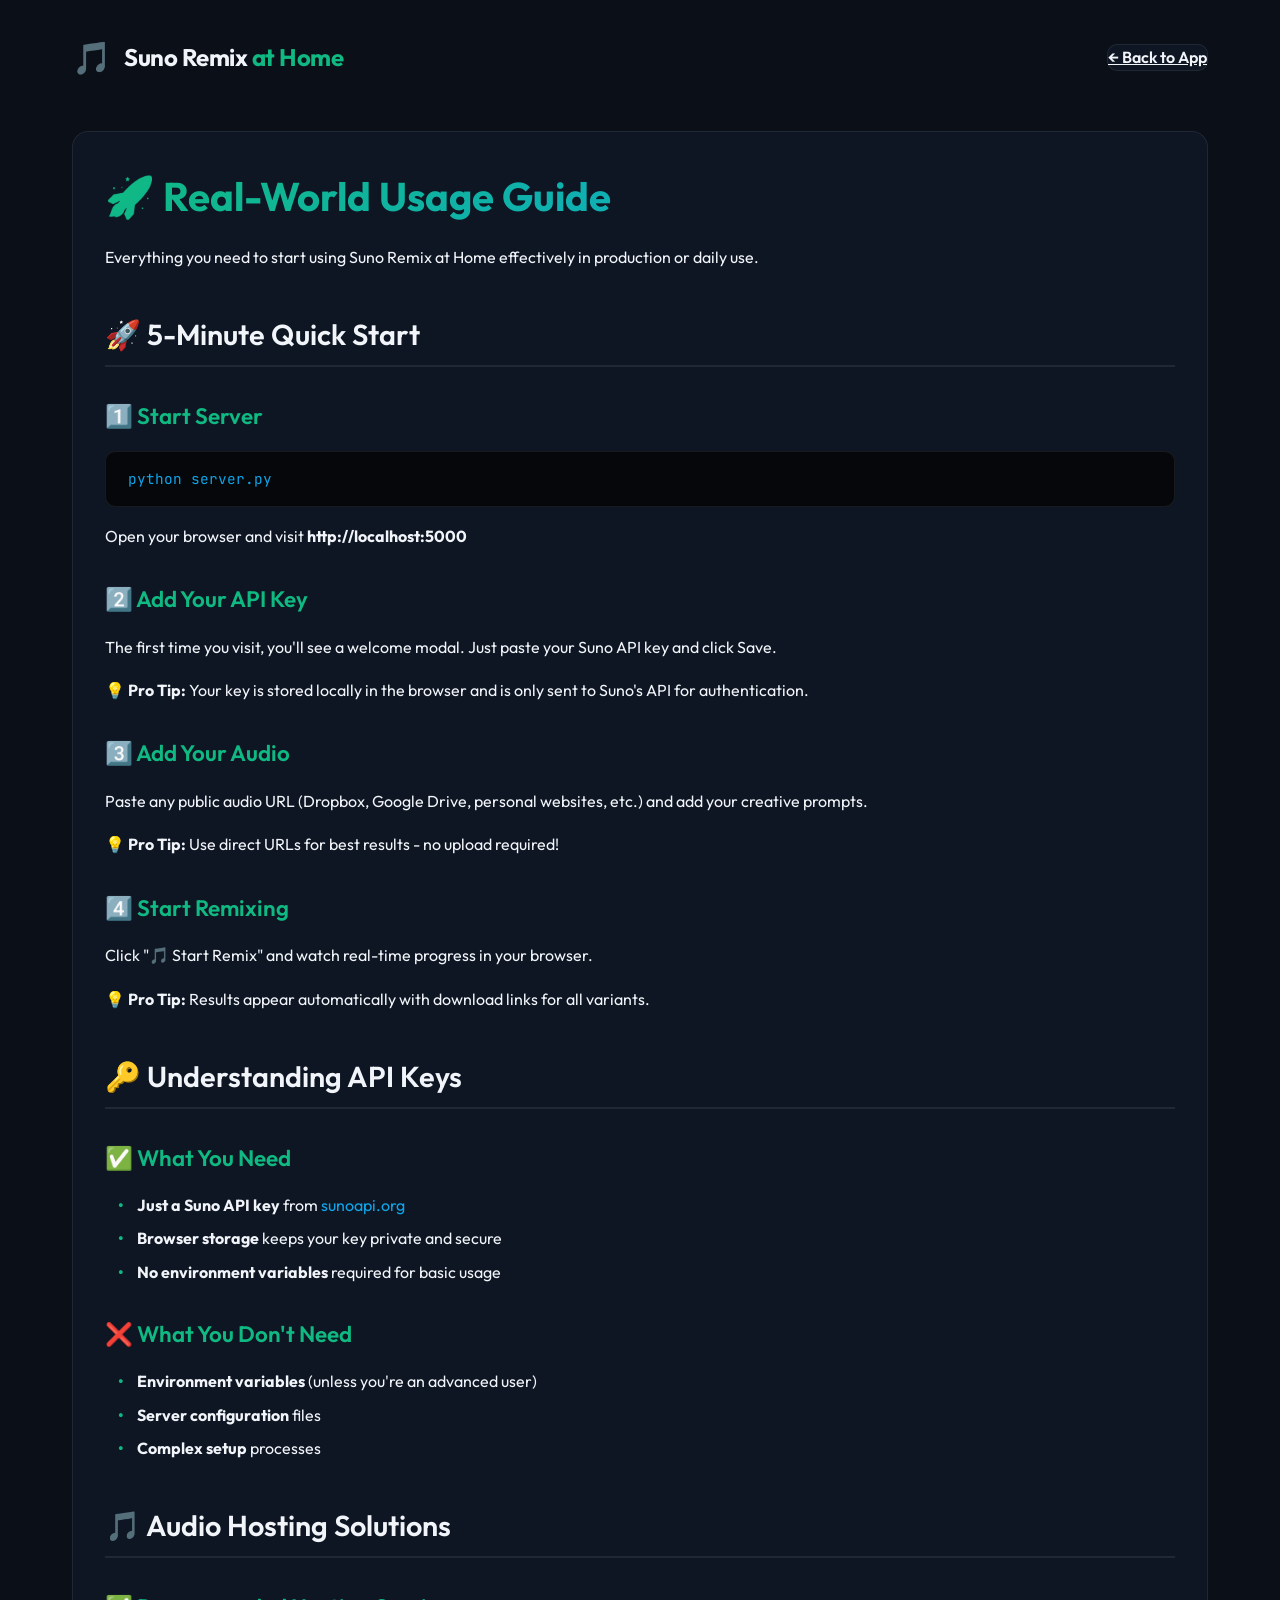
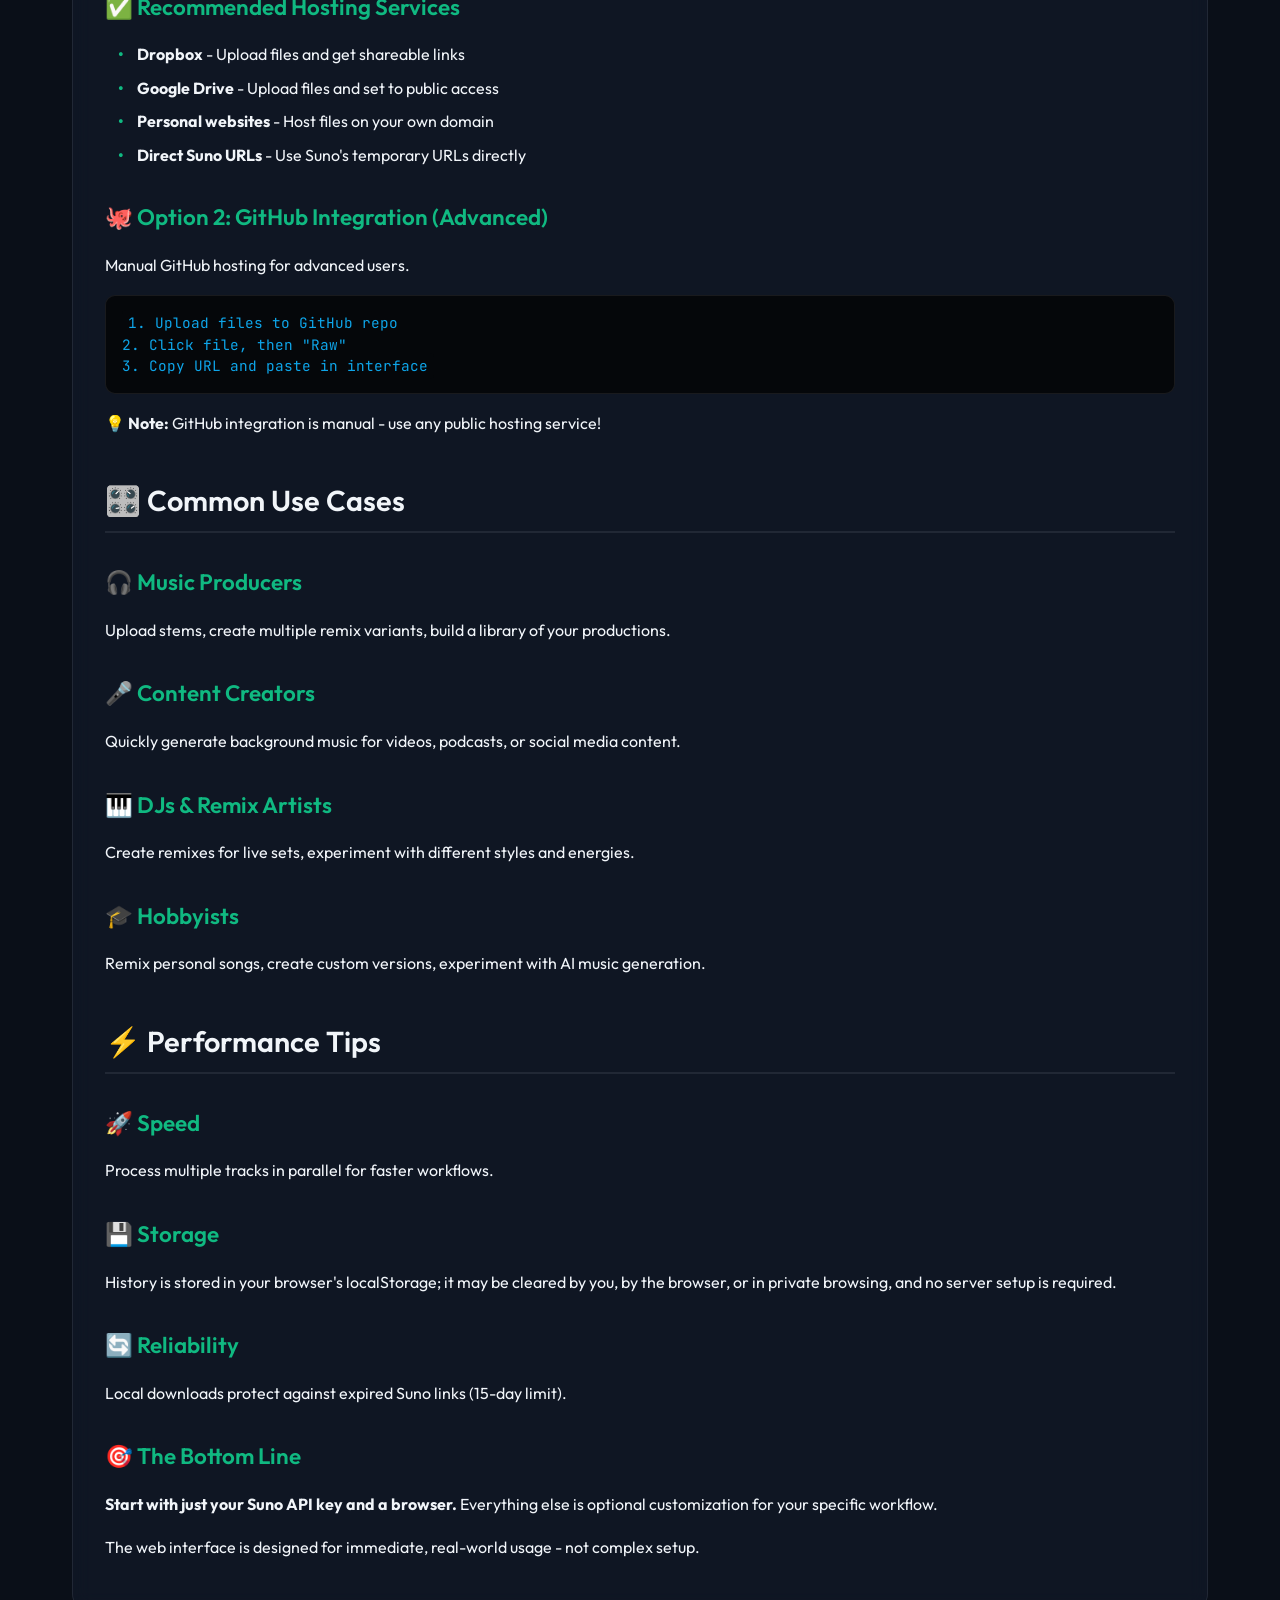
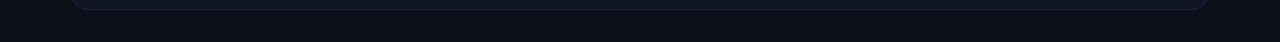
<file: www/guide.html>
<!doctype html>
<html lang="en">
  <head>
    <meta charset="UTF-8" />
    <meta name="viewport" content="width=device-width, initial-scale=1.0" />
    <link
      rel="icon"
      href="data:image/svg+xml,<svg xmlns=%22http://www.w3.org/2000/svg%22 viewBox=%220 0 100 100%22><text y=%22.9em%22 font-size=%2290%22>🎵</text></svg>"
    />
    <title>Real-World Guide | Suno Remix at Home</title>
    <link rel="stylesheet" href="style.css" />
    <link rel="preconnect" href="https://fonts.googleapis.com" />
    <link rel="preconnect" href="https://fonts.gstatic.com" crossorigin />
    <link
      href="https://fonts.googleapis.com/css2?family=Outfit:wght@300;400;600;700&family=JetBrains+Mono:wght@400;500&display=swap"
      rel="stylesheet"
    />
  </head>
  <body class="guide-page">
    <div class="app-container">
      <header>
        <div class="logo">
          <span class="icon">🎵</span>
          <h1>Suno Remix<span> at Home</span></h1>
        </div>
        <div class="status-bar">
          <a href="index.html" class="btn btn-secondary">← Back to App</a>
        </div>
      </header>

      <main>
        <section class="guide-section">
          <div class="guide-content">
            <h1>🚀 Real-World Usage Guide</h1>
            <p>
              Everything you need to start using Suno Remix at Home effectively
              in production or daily use.
            </p>

            <h2>🚀 5-Minute Quick Start</h2>
            <div class="quick-start">
              <div class="step">
                <h3>1️⃣ Start Server</h3>
                <div class="code-block">
                  <pre><code>python server.py</code></pre>
                </div>
                <p>
                  Open your browser and visit
                  <strong>http://localhost:5000</strong>
                </p>
              </div>

              <div class="step">
                <h3>2️⃣ Add Your API Key</h3>
                <p>
                  The first time you visit, you'll see a welcome modal. Just
                  paste your Suno API key and click Save.
                </p>
                <div class="tip-box">
                  <p>
                    <strong>💡 Pro Tip:</strong> Your key is stored locally in
                    the browser and is only sent to Suno's API for
                    authentication.
                  </p>
                </div>
              </div>

              <div class="step">
                <h3>3️⃣ Add Your Audio</h3>
                <p>
                  Paste any public audio URL (Dropbox, Google Drive, personal
                  websites, etc.) and add your creative prompts.
                </p>
                <div class="tip-box">
                  <p>
                    <strong>💡 Pro Tip:</strong> Use direct URLs for best
                    results - no upload required!
                  </p>
                </div>
              </div>

              <div class="step">
                <h3>4️⃣ Start Remixing</h3>
                <p>
                  Click "🎵 Start Remix" and watch real-time progress in your
                  browser.
                </p>
                <div class="tip-box">
                  <p>
                    <strong>💡 Pro Tip:</strong> Results appear automatically
                    with download links for all variants.
                  </p>
                </div>
              </div>
            </div>

            <h2>🔑 Understanding API Keys</h2>
            <div class="reality-check">
              <h3>✅ What You Need</h3>
              <ul>
                <li>
                  <strong>Just a Suno API key</strong> from
                  <a href="https://sunoapi.org" target="_blank">sunoapi.org</a>
                </li>
                <li>
                  <strong>Browser storage</strong> keeps your key private and
                  secure
                </li>
                <li>
                  <strong>No environment variables</strong> required for basic
                  usage
                </li>
              </ul>

              <h3>❌ What You Don't Need</h3>
              <ul>
                <li>
                  <strong>Environment variables</strong> (unless you're an
                  advanced user)
                </li>
                <li><strong>Server configuration</strong> files</li>
                <li><strong>Complex setup</strong> processes</li>
              </ul>
            </div>

            <h2>🎵 Audio Hosting Solutions</h2>
            <div class="hosting-options">
              <h3>✅ Recommended Hosting Services</h3>
              <ul>
                <li>
                  <strong>Dropbox</strong> - Upload files and get shareable
                  links
                </li>
                <li>
                  <strong>Google Drive</strong> - Upload files and set to public
                  access
                </li>
                <li>
                  <strong>Personal websites</strong> - Host files on your own
                  domain
                </li>
                <li>
                  <strong>Direct Suno URLs</strong> - Use Suno's temporary URLs
                  directly
                </li>
              </ul>
            </div>

            <div class="option">
              <h3>🐙 Option 2: GitHub Integration (Advanced)</h3>
              <p>Manual GitHub hosting for advanced users.</p>
              <div class="code-block">
                <pre><code>1. Upload files to GitHub repo
2. Click file, then "Raw"
3. Copy URL and paste in interface</code></pre>
              </div>
              <div class="tip-box">
                <p>
                  <strong>💡 Note:</strong> GitHub integration is manual - use
                  any public hosting service!
                </p>
              </div>
            </div>

            <h2>🎛️ Common Use Cases</h2>
            <div class="use-cases">
              <div class="case">
                <h3>🎧 Music Producers</h3>
                <p>
                  Upload stems, create multiple remix variants, build a library
                  of your productions.
                </p>
              </div>

              <div class="case">
                <h3>🎤 Content Creators</h3>
                <p>
                  Quickly generate background music for videos, podcasts, or
                  social media content.
                </p>
              </div>

              <div class="case">
                <h3>🎹 DJs & Remix Artists</h3>
                <p>
                  Create remixes for live sets, experiment with different styles
                  and energies.
                </p>
              </div>

              <div class="case">
                <h3>🎓 Hobbyists</h3>
                <p>
                  Remix personal songs, create custom versions, experiment with
                  AI music generation.
                </p>
              </div>
            </div>

            <h2>⚡ Performance Tips</h2>
            <div class="tips">
              <div class="tip">
                <h3>🚀 Speed</h3>
                <p>Process multiple tracks in parallel for faster workflows.</p>
              </div>

              <div class="tip">
                <h3>💾 Storage</h3>
                <p>
                  History is stored in your browser's localStorage; it may be
                  cleared by you, by the browser, or in private browsing, and no
                  server setup is required.
                </p>
              </div>

              <div class="tip">
                <h3>🔄 Reliability</h3>
                <p>
                  Local downloads protect against expired Suno links (15-day
                  limit).
                </p>
              </div>
            </div>

            <div class="reality-box">
              <h3>🎯 The Bottom Line</h3>
              <p>
                <strong
                  >Start with just your Suno API key and a browser.</strong
                >
                Everything else is optional customization for your specific
                workflow.
              </p>
              <p>
                The web interface is designed for immediate, real-world usage -
                not complex setup.
              </p>
            </div>
          </div>
        </section>
      </main>
    </div>
  </body>
</html>
</file>
<file: www/style.css>
:root {
    --bg-main: #0a0f18;
    --bg-card: rgba(17, 24, 39, 0.8);
    --bg-console: #05070a;
    --text-main: #f1f5f9;
    --text-muted: #94a3b8;
    --primary: #10b981;
    --primary-glow: rgba(16, 185, 129, 0.4);
    --accent: #0ea5e9;
    --danger: #ef4444;
    --border: rgba(255, 255, 255, 0.08);
    --radius-lg: 16px;
    --radius-md: 10px;
    --font-sans: 'Outfit', sans-serif;
    --font-mono: 'JetBrains Mono', monospace;
}

* {
    box-sizing: border-box;
    margin: 0;
    padding: 0;
}

body {
    background-color: var(--bg-main);
    color: var(--text-main);
    font-family: var(--font-sans);
    line-height: 1.6;
    overflow-x: hidden;
}

.app-container {
    max-width: 1200px;
    margin: 0 auto;
    padding: 2rem;
    min-height: 100vh;
    display: flex;
    flex-direction: column;
}

/* URL type indicators */
.result-url-type {
  margin: 0.5rem 0;
  font-size: 0.75rem;
  display: flex;
  gap: 0.5rem;
  align-items: center;
}

.url-indicator {
  padding: 0.2rem 0.4rem;
  border-radius: 4px;
  font-size: 0.7rem;
  font-weight: 500;
}

.url-indicator[data-url-type="suno"] {
  background: var(--accent);
  color: var(--text-contrast, white);
}

.url-indicator[data-url-type="local"] {
  background: var(--primary);
  color: var(--text-contrast, white);
}

/* Enhanced download button */
.res-link[data-url-type="suno"] {
  background: linear-gradient(135deg, var(--accent), var(--primary-glow));
  border: none;
}

.res-link[data-url-type="local"] {
  background: linear-gradient(135deg, var(--primary), var(--primary-glow));
  border: none;
}

/* Header */
header {
    display: flex;
    justify-content: space-between;
    align-items: center;
    margin-bottom: 3rem;
}

.logo {
    display: flex;
    align-items: center;
    gap: 0.75rem;
}

.logo .icon { font-size: 2rem; }
.logo h1 {
    font-size: 1.5rem;
    font-weight: 700;
    letter-spacing: -0.02em;
}
.logo h1 span { color: var(--primary); }

.status-bar {
    display: flex;
    align-items: center;
    gap: 1rem;
}

.badge {
    background: var(--bg-card);
    border: 1px solid var(--border);
    padding: 0.5rem 1rem;
    border-radius: 20px;
    font-size: 0.85rem;
    font-weight: 600;
}

.guide-link {
    color: var(--text-main);
    text-decoration: none;
    display: flex;
    align-items: center;
    gap: 0.3rem;
}

.guide-link:hover {
    color: var(--primary);
}

/* Main Layout */
main {
    display: grid;
    grid-template-columns: 1fr 1.2fr;
    gap: 2rem;
    flex: 1;
}

@media (max-width: 900px) {
    main { grid-template-columns: 1fr; }
}

/* Config Section */
.config-section {
    display: flex;
    flex-direction: column;
    gap: 1.5rem;
}

.section-header {
    display: flex;
    justify-content: space-between;
    align-items: center;
}

.tracks-list {
    display: flex;
    flex-direction: column;
    gap: 1rem;
    max-height: 60vh;
    overflow-y: auto;
    padding-right: 0.5rem;
}

/* Track Card */
.track-card {
    background: var(--bg-card);
    backdrop-filter: blur(10px);
    border: 1px solid var(--border);
    border-radius: var(--radius-md);
    padding: 1.5rem;
    position: relative;
    transition: transform 0.2s, background-color 0.2s;
}

.track-card:hover {
    background: rgba(17, 24, 39, 0.95);
}

.track-header {
    display: flex;
    justify-content: space-between;
    margin-bottom: 1rem;
}

.track-index {
    font-weight: 700;
    color: var(--primary);
    font-size: 0.9rem;
}

.form-group {
    margin-bottom: 1rem;
}

.form-group label {
    display: block;
    font-size: 0.75rem;
    font-weight: 600;
    color: var(--text-muted);
    margin-bottom: 0.4rem;
    text-transform: uppercase;
}

input, textarea {
    width: 100%;
    background: rgba(0,0,0,0.2);
    border: 1px solid var(--border);
    border-radius: 6px;
    padding: 0.6rem 0.8rem;
    color: white;
    font-family: var(--font-sans);
    transition: border-color 0.2s;
}

.input-with-button {
    display: flex;
    gap: 0.5rem;
}

.btn-sm {
    padding: 0.4rem 0.8rem;
    font-size: 0.85rem;
    white-space: nowrap;
}

input:focus, textarea:focus {
    outline: 2px solid var(--primary);
    outline-offset: 2px;
    border-color: var(--primary);
    box-shadow: 0 0 0 4px var(--primary-glow);
}

textarea { min-height: 80px; resize: vertical; }

.form-group.row {
    display: flex;
    gap: 1.5rem;
    margin-top: 0.5rem;
}

.checkbox-label {
    display: flex;
    align-items: center;
    gap: 0.5rem;
    cursor: pointer;
    font-size: 0.85rem;
    font-weight: 600;
    color: var(--text-main);
}

.checkbox-label input {
    width: 16px;
    height: 16px;
    cursor: pointer;
    accent-color: var(--primary);
}

.remove-track {
    background: transparent;
    border: none;
    color: var(--text-muted);
    cursor: pointer;
    font-size: 1.2rem;
    line-height: 1;
}
.remove-track:hover { color: var(--danger); }

/* Buttons */
.btn {
    cursor: pointer;
    border: none;
    border-radius: var(--radius-md);
    font-weight: 600;
    font-family: var(--font-sans);
    transition: all 0.2s;
    display: flex;
    align-items: center;
    justify-content: center;
    gap: 0.5rem;
}

.btn-primary {
    background: var(--primary);
    color: var(--bg-main);
    box-shadow: 0 4px 14px var(--primary-glow);
}
.btn-primary:hover { transform: translateY(-2px); filter: brightness(1.1); }
.btn-primary:focus, .btn-primary:focus-visible {
    outline: 2px solid var(--text-main);
    outline-offset: 2px;
    box-shadow: 0 0 0 4px var(--primary-glow);
}

.btn-secondary {
    background: var(--bg-card);
    border: 1px solid var(--border);
    color: var(--text-main);
}
.btn-secondary:hover { background: var(--border); }
.btn-secondary:focus, .btn-secondary:focus-visible {
    outline: 2px solid var(--primary);
    outline-offset: 2px;
    background: var(--border);
}

.btn-lg { width: 100%; padding: 1.2rem; font-size: 1.1rem; margin-top: 1rem; }

.btn-danger {
    background: #450a0a;
    color: var(--danger);
    border: 1px solid rgba(239, 68, 68, 0.2);
}
.btn-danger:hover { background: var(--danger); color: white; }

.result-actions {
    display: flex;
    gap: 0.5rem;
}

.result-actions .res-link { flex: 1; }

/* Console */
.console-wrapper {
    background: var(--bg-console);
    border: 1px solid var(--border);
    border-radius: var(--radius-md);
    display: flex;
    flex-direction: column;
    height: 350px;
}

.console-header {
    padding: 0.75rem 1rem;
    background: rgba(255,255,255,0.03);
    border-bottom: 1px solid var(--border);
    display: flex;
    justify-content: space-between;
    align-items: center;
    font-size: 0.8rem;
    color: var(--text-muted);
}

.console {
    padding: 1rem;
    overflow-y: auto;
    font-family: var(--font-mono);
    font-size: 0.85rem;
    flex: 1;
}

.log { margin-bottom: 0.4rem; }
.log.info { color: var(--text-main); }
.log.poll { color: var(--text-muted); }
.log.success { color: var(--primary); }
.log.error { color: var(--danger); }

/* Results */
.results-wrapper, .history-wrapper { margin-top: 2rem; }
.results-grid {
    display: grid;
    grid-template-columns: repeat(auto-fill, minmax(240px, 1fr));
    gap: 1rem;
    margin-top: 1rem;
}

.result-card {
    background: var(--bg-card);
    border: 1px solid var(--border);
    border-radius: var(--radius-md);
    padding: 1rem;
    display: flex;
    flex-direction: column;
    gap: 0.75rem;
}

.res-image {
    width: 100%;
    aspect-ratio: 1;
    object-fit: cover;
    border-radius: var(--radius-md);
    background: var(--bg-console);
}.res-title { font-size: 0.95rem; font-weight: 600; }
.res-meta { font-size: 0.75rem; color: var(--text-muted); }

audio { width: 100%; height: 32px; filter: invert(0.9); }

/* Utilities */
.hidden { display: none !important; }
.btn-icon { background: none; border: none; cursor: pointer; font-size: 1.2rem; }
.btn-text-only { background: none; border: none; color: var(--primary); cursor: pointer; font-size: 0.75rem; }

/* Loader Dots */
.loader-dots span {
    width: 6px;
    height: 6px;
    background: var(--bg-main);
    border-radius: 50%;
    display: inline-block;
    animation: dots 1.4s infinite ease-in-out both;
}
.loader-dots span:nth-child(1) { animation-delay: -0.32s; }
.loader-dots span:nth-child(2) { animation-delay: -0.16s; }

@keyframes dots {
    0%, 80%, 100% { transform: scale(0); }
    40% { transform: scale(1.0); }
}

footer {
    margin-top: 4rem;
    padding: 2rem 0;
    border-top: 1px solid var(--border);
    text-align: center;
    font-size: 0.8rem;
    color: var(--text-muted);
}

/* Guide page layout override */
body.guide-page main {
  grid-template-columns: 1fr;
  max-width: none;
}

/* Guide Styles */
.guide-section {
  max-width: 100%;
  grid-column: 1 / -1; /* Span all columns */
}

.guide-content {
  background: var(--bg-card);
  border: 1px solid var(--border);
  border-radius: var(--radius-lg);
  padding: 2rem;
  backdrop-filter: blur(10px);
  max-width: none; /* Remove max-width constraint */
  width: 100%;
}

.guide-content h1 {
  font-size: 2.5rem;
  font-weight: 700;
  margin-bottom: 1rem;
  background: linear-gradient(135deg, var(--primary) 0%, var(--accent) 100%);
  -webkit-background-clip: text;
  -webkit-text-fill-color: transparent;
  background-clip: text;
}

.guide-content h2 {
  font-size: 1.8rem;
  font-weight: 600;
  margin: 2.5rem 0 1rem 0;
  color: var(--text-main);
  border-bottom: 2px solid var(--border);
  padding-bottom: 0.5rem;
}

.guide-content h3 {
  font-size: 1.4rem;
  font-weight: 600;
  margin: 2rem 0 1rem 0;
  color: var(--primary);
}

.guide-content h4 {
  font-size: 1.2rem;
  font-weight: 600;
  margin: 1.5rem 0 0.75rem 0;
  color: var(--accent);
}

.guide-content p {
  margin-bottom: 1rem;
  line-height: 1.7;
}

.guide-content ul, .guide-content ol {
  margin: 1rem 0 1.5rem 0;
  padding-left: 2rem;
}

.guide-content li {
  margin-bottom: 0.5rem;
  line-height: 1.6;
}

.guide-content ul li {
  list-style-type: none;
  position: relative;
}

.guide-content ul li::before {
  content: "•";
  color: var(--primary);
  font-weight: bold;
  position: absolute;
  left: -1.2rem;
}

.guide-content ol li {
  margin-bottom: 0.75rem;
}

.guide-content code {
  background: var(--bg-console);
  color: var(--accent);
  padding: 0.2rem 0.4rem;
  border-radius: 4px;
  font-family: var(--font-mono);
  font-size: 0.9rem;
}

.code-block {
  background: var(--bg-console);
  border: 1px solid var(--border);
  border-radius: var(--radius-md);
  padding: 1rem;
  margin: 1rem 0;
  overflow-x: auto;
}

.code-block pre {
  margin: 0;
  font-family: var(--font-mono);
  font-size: 0.9rem;
  line-height: 1.5;
  color: var(--text-main);
}

.warning-box {
  background: rgba(239, 68, 68, 0.1);
  border: 1px solid rgba(239, 68, 68, 0.3);
  border-radius: var(--radius-md);
  padding: 1.5rem;
  margin: 1.5rem 0;
}

.warning-box p {
  margin-bottom: 1rem;
}

.warning-box p:first-child {
  color: var(--danger);
  font-weight: 600;
}

.warning-box ul {
  margin-bottom: 0;
}

.warning-box li::before {
  color: var(--danger);
}

.footer-note {
  margin-top: 3rem;
  text-align: center;
  color: var(--text-muted);
}

.footer-note hr {
  border: none;
  border-top: 1px solid var(--border);
  margin-bottom: 1rem;
}

.footer-note em {
  font-style: italic;
}

.guide-content a {
  color: var(--accent);
  text-decoration: none;
  border-bottom: 1px solid transparent;
  transition: border-color 0.2s ease;
}

.guide-content a:hover {
  border-bottom-color: var(--accent);
}

/* Responsive for guide */
@media (max-width: 768px) {
  .guide-content {
    padding: 1.5rem;
  }
  
  .guide-content h1 {
    font-size: 2rem;
  }
  
  .guide-content h2 {
    font-size: 1.5rem;
  }
  
  .guide-content h3 {
    font-size: 1.2rem;
  }
}
</file>
